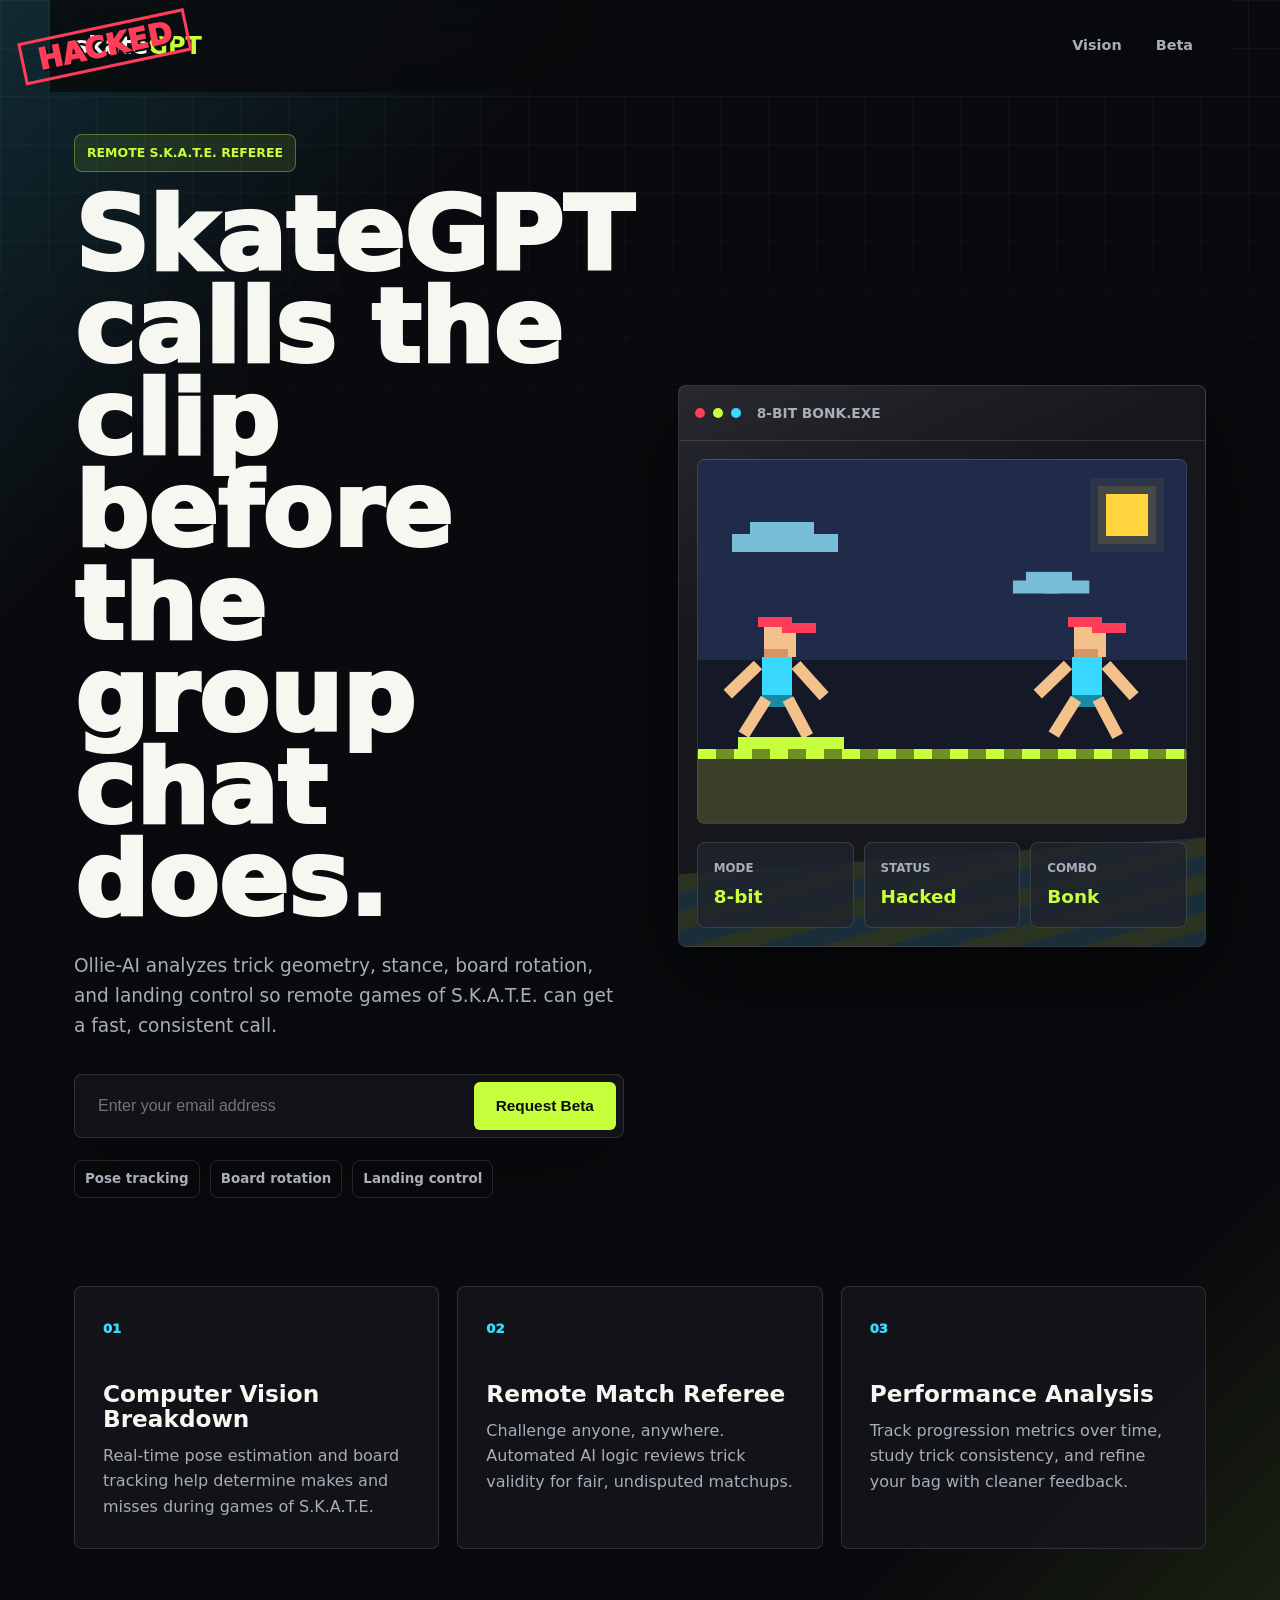
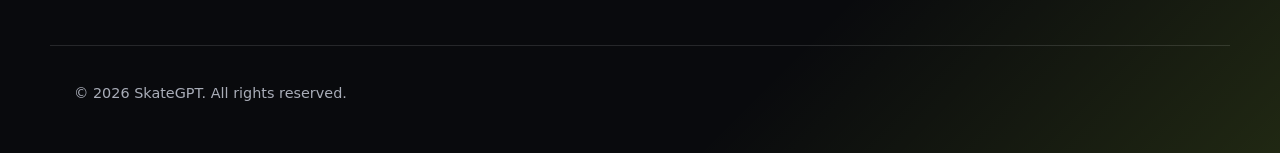
<file: frontend/index.html>
<!doctype html>
<html lang="en">
  <head>
    <meta charset="UTF-8" />
    <meta name="viewport" content="width=device-width, initial-scale=1.0" />
    <meta
      name="description"
      content="A skateboard-centric AI assistant and computer vision referee for remote games of S.K.A.T.E."
    />
    <link rel="stylesheet" href="css/styles.css" />
    <title>SkateGPT - Skateboard-centric AI</title>
  </head>

  <body>
    <header class="site-header">
      <div class="logo hacked-logo">
        <span class="brand-word">skate<span class="logo-gpt">GPT</span></span>
        <em>HACKED</em>
      </div>
      <nav aria-label="Primary navigation">
        <a href="#features">Vision</a>
        <a href="#beta">Beta</a>
      </nav>
    </header>

    <main>
      <section class="hero" id="beta">
        <div class="hero-copy">
          <p class="eyebrow">Remote S.K.A.T.E. referee</p>
          <h1>SkateGPT calls the clip before the group chat does.</h1>
          <p>
            Ollie-AI analyzes trick geometry, stance, board rotation, and
            landing control so remote games of S.K.A.T.E. can get a fast,
            consistent call.
          </p>

          <form
            class="cta-form"
            onsubmit="
              event.preventDefault();
              alert('Stoked to have you on board! We will notify you when the beta drops.');
            "
          >
            <label class="sr-only" for="email">Email address</label>
            <input
              id="email"
              type="email"
              placeholder="Enter your email address"
              required
            />
            <button type="submit">Request Beta</button>
          </form>

          <div class="hero-actions">
            <span>Pose tracking</span>
            <span>Board rotation</span>
            <span>Landing control</span>
          </div>
        </div>

        <div class="hero-visual" aria-label="8-bit SkateGPT hacked animation">
          <div class="review-card">
            <div class="review-topbar">
              <span></span>
              <span></span>
              <span></span>
              <strong>8-bit bonk.exe</strong>
            </div>
            <div class="pixel-stage">
              <div class="pixel-sun"></div>
              <div class="pixel-cloud cloud-one"></div>
              <div class="pixel-cloud cloud-two"></div>
              <div class="pixel-skater attacker">
                <span class="pixel-head"></span>
                <span class="pixel-cap"></span>
                <span class="pixel-body"></span>
                <span class="pixel-arm front-arm"></span>
                <span class="pixel-arm back-arm"></span>
                <span class="pixel-leg front-leg"></span>
                <span class="pixel-leg back-leg"></span>
                <span class="pixel-board weapon-board"></span>
              </div>
              <div class="pixel-skater bonked">
                <span class="pixel-head"></span>
                <span class="pixel-cap"></span>
                <span class="pixel-body"></span>
                <span class="pixel-arm front-arm"></span>
                <span class="pixel-arm back-arm"></span>
                <span class="pixel-leg front-leg"></span>
                <span class="pixel-leg back-leg"></span>
              </div>
              <div class="impact-burst" aria-hidden="true">
                <span>BONK</span>
                <i></i>
                <i></i>
                <i></i>
              </div>
            </div>
            <div class="callout-grid">
              <div>
                <span>Mode</span>
                <strong>8-bit</strong>
              </div>
              <div>
                <span>Status</span>
                <strong>Hacked</strong>
              </div>
              <div>
                <span>Combo</span>
                <strong>Bonk</strong>
              </div>
            </div>
          </div>
        </div>
      </section>

      <section class="features" id="features">
        <article class="feature-card">
          <span class="feature-index">01</span>
          <h3>Computer Vision Breakdown</h3>
          <p>
            Real-time pose estimation and board tracking help determine makes
            and misses during games of S.K.A.T.E.
          </p>
        </article>
        <article class="feature-card">
          <span class="feature-index">02</span>
          <h3>Remote Match Referee</h3>
          <p>
            Challenge anyone, anywhere. Automated AI logic reviews trick
            validity for fair, undisputed matchups.
          </p>
        </article>
        <article class="feature-card">
          <span class="feature-index">03</span>
          <h3>Performance Analysis</h3>
          <p>
            Track progression metrics over time, study trick consistency, and
            refine your bag with cleaner feedback.
          </p>
        </article>
      </section>
    </main>

    <footer>
      <p>&copy; 2026 SkateGPT. All rights reserved.</p>
    </footer>
  </body>
</html>
</file>
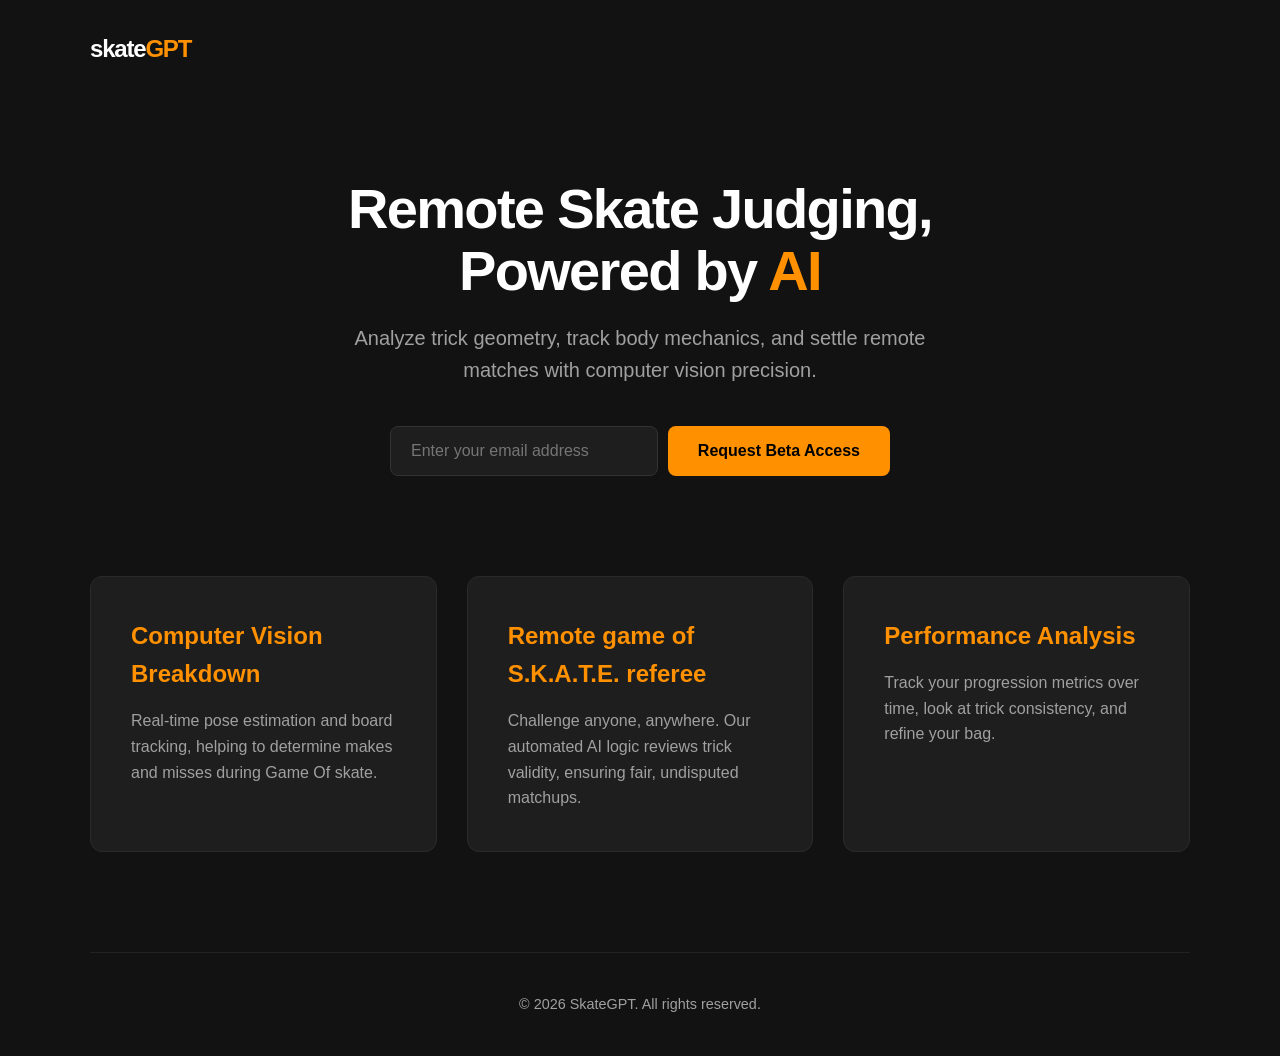
<file: html/index.html>
<!doctype html>
<html lang="en">
  <head>
    <meta charset="UTF-8" />
    <meta name="viewport" content="width=device-width, initial-scale=1.0" />
    <meta name="description" content="a skatebard-centric narrow Ai, zeroed in on skate stuff, and creating a computer vision referee for remote games of skate.">
    <link rel="stylesheet" href="css/styles.css">
    <title>SkateGPT - Skateboard-centric Ai</title>
  </head>

  <body>
    <header>
      <div class="logo">skate<span>GPT</span></div>
    </header>

    <section class="hero">
      <h1>Remote Skate Judging, Powered by <span>AI</span></h1>
      <p>
        Analyze trick geometry, track body mechanics, and settle remote matches
        with computer vision precision.
      </p>

      <form
        class="cta-form"
        onsubmit="
          event.preventDefault();
          alert(
            'Stoked to have you on board! We will notify you when the beta drops.',
          );
        "
      >
        <input type="email" placeholder="Enter your email address" required />
        <button type="submit">Request Beta Access</button>
      </form>
    </section>

    <section class="features">
      <div class="feature-card">
        <h3>Computer Vision Breakdown</h3>
        <p>
          Real-time pose estimation and board tracking, helping to determine makes and misses during Game Of skate.

        </p>
      </div>
      <div class="feature-card">
        <h3>Remote game of S.K.A.T.E. referee</h3>
        <p>
          Challenge anyone, anywhere. Our automated AI logic reviews trick
          validity, ensuring fair, undisputed matchups.
        </p>
      </div>
      <div class="feature-card">
        <h3>Performance Analysis</h3>
        <p>
          Track your progression metrics over time, look at trick consistency,
          and refine your bag.
        </p>
      </div>
    </section>

    <footer>
      <p>&copy; 2026 SkateGPT. All rights reserved.</p>
    </footer>
  </body>
</html>
</file>
<file: frontend/css/styles.css>
:root {
  --bg-color: #090a0d;
  --surface-color: #15171d;
  --surface-strong: #20242d;
  --accent-color: #c7ff3d;
  --accent-hot: #ff3d5a;
  --accent-blue: #39d8ff;
  --text-main: #f7f7f2;
  --text-muted: #a9adb8;
  --line-color: rgba(255, 255, 255, 0.12);
}

* {
  box-sizing: border-box;
  margin: 0;
  padding: 0;
}

html {
  scroll-behavior: smooth;
}

body {
  min-height: 100vh;
  overflow-x: hidden;
  font-family: Inter, ui-sans-serif, system-ui, -apple-system, BlinkMacSystemFont, "Segoe UI", Roboto, Helvetica, Arial, sans-serif;
  background: linear-gradient(135deg, rgba(57, 216, 255, 0.16), transparent 28rem), linear-gradient(315deg, rgba(199, 255, 61, 0.12), transparent 26rem), var(--bg-color);
  color: var(--text-main);
  line-height: 1.6;
}

body::before {
  position: fixed;
  inset: 0;
  z-index: -1;
  pointer-events: none;
  content: "";
  background-image: linear-gradient(rgba(255, 255, 255, 0.035) 1px, transparent 1px), linear-gradient(90deg, rgba(255, 255, 255, 0.035) 1px, transparent 1px);
  background-size: 48px 48px;
  -webkit-mask-image: linear-gradient(to bottom, #000 0%, transparent 78%);
          mask-image: linear-gradient(to bottom, #000 0%, transparent 78%);
}

a {
  color: inherit;
  text-decoration: none;
}

.site-header {
  position: sticky;
  top: 0;
  z-index: 10;
  display: flex;
  align-items: center;
  justify-content: space-between;
  max-width: 1180px;
  margin: 0 auto;
  padding: 24px;
  background: rgba(9, 10, 13, 0.82);
  -webkit-backdrop-filter: blur(18px);
          backdrop-filter: blur(18px);
}

.logo {
  position: relative;
  display: inline-flex;
  align-items: center;
  min-height: 44px;
  font-size: 1.5rem;
  font-weight: 900;
}

.logo-gpt {
  color: var(--accent-color);
}

.brand-word {
  position: relative;
  display: inline-block;
}

.hacked-logo em {
  position: absolute;
  left: 24%;
  top: 52%;
  padding: 4px 14px;
  border: 3px solid var(--accent-hot);
  color: var(--accent-hot);
  font-size: 1.84rem;
  font-style: normal;
  font-weight: 950;
  line-height: 1;
  text-shadow: 2px 2px 0 #0b0d0c;
  transform: translate(-50%, -50%) rotate(-12deg);
  animation: stamp-slam 1.8s steps(2) infinite;
}

nav {
  display: flex;
  gap: 8px;
}

nav a {
  padding: 8px 12px;
  border: 1px solid transparent;
  border-radius: 8px;
  color: var(--text-muted);
  font-size: 0.9rem;
  font-weight: 800;
}

nav a:hover {
  border-color: var(--line-color);
  color: var(--text-main);
}

.hero {
  display: grid;
  grid-template-columns: minmax(0, 1.02fr) minmax(340px, 0.98fr);
  align-items: center;
  gap: 54px;
  max-width: 1180px;
  min-height: calc(100vh - 88px);
  margin: 0 auto;
  padding: 42px 24px 88px;
}

.hero-copy {
  max-width: 690px;
}

.eyebrow {
  display: inline-flex;
  width: -moz-fit-content;
  width: fit-content;
  margin-bottom: 18px;
  padding: 8px 12px;
  border: 1px solid rgba(199, 255, 61, 0.34);
  border-radius: 8px;
  background: rgba(199, 255, 61, 0.1);
  color: var(--accent-color);
  font-size: 0.78rem;
  font-weight: 900;
  text-transform: uppercase;
}

.hero h1 {
  max-width: 12ch;
  margin-bottom: 24px;
  font-size: clamp(3rem, 8vw, 6.9rem);
  font-weight: 950;
  line-height: 0.9;
}

.hero p:not(.eyebrow) {
  max-width: 620px;
  margin-bottom: 34px;
  color: var(--text-muted);
  font-size: 1.16rem;
}

.cta-form {
  display: grid;
  grid-template-columns: minmax(0, 1fr) auto;
  gap: 10px;
  max-width: 560px;
  padding: 7px;
  border: 1px solid var(--line-color);
  border-radius: 8px;
  background: rgba(21, 23, 29, 0.82);
  box-shadow: 0 24px 80px rgba(0, 0, 0, 0.28);
}

.cta-form input[type=email] {
  min-width: 0;
  padding: 15px 16px;
  border: 0;
  border-radius: 6px;
  background: transparent;
  color: var(--text-main);
  font-size: 1rem;
  outline: none;
}

.cta-form input[type=email]:focus {
  box-shadow: inset 0 0 0 2px rgba(57, 216, 255, 0.62);
}

.cta-form button {
  min-width: 142px;
  padding: 14px 20px;
  border: 0;
  border-radius: 6px;
  background: var(--accent-color);
  color: #0b0d0c;
  font-size: 0.96rem;
  font-weight: 900;
  cursor: pointer;
  transition: transform 0.2s ease, box-shadow 0.2s ease;
}

.cta-form button:hover {
  transform: translateY(-2px);
  box-shadow: 0 14px 30px rgba(199, 255, 61, 0.22);
}

.hero-actions {
  display: flex;
  flex-wrap: wrap;
  gap: 10px;
  margin-top: 22px;
}

.hero-actions span {
  padding: 7px 10px;
  border: 1px solid var(--line-color);
  border-radius: 8px;
  color: var(--text-muted);
  font-size: 0.84rem;
  font-weight: 800;
}

.hero-visual {
  position: relative;
  min-height: 560px;
}

.review-card {
  position: relative;
  overflow: hidden;
  height: 100%;
  min-height: 560px;
  border: 1px solid var(--line-color);
  border-radius: 8px;
  background: linear-gradient(155deg, rgba(255, 255, 255, 0.08), transparent 32%), var(--surface-color);
  box-shadow: 0 28px 90px rgba(0, 0, 0, 0.44);
}

.review-card::after {
  position: absolute;
  inset: auto -20% -16% -20%;
  height: 180px;
  content: "";
  background: repeating-linear-gradient(-12deg, rgba(199, 255, 61, 0.12) 0 18px, rgba(57, 216, 255, 0.12) 18px 36px);
  transform: rotate(-4deg);
}

.review-topbar {
  display: flex;
  align-items: center;
  gap: 8px;
  padding: 16px;
  border-bottom: 1px solid var(--line-color);
  color: var(--text-muted);
}

.review-topbar span {
  width: 10px;
  height: 10px;
  border-radius: 50%;
  background: var(--accent-hot);
}

.review-topbar span:nth-child(2) {
  background: var(--accent-color);
}

.review-topbar span:nth-child(3) {
  margin-right: 8px;
  background: var(--accent-blue);
}

.review-topbar strong {
  font-size: 0.86rem;
  text-transform: uppercase;
}

.pixel-stage {
  position: relative;
  height: 365px;
  margin: 18px;
  overflow: hidden;
  border: 1px solid rgba(255, 255, 255, 0.1);
  border-radius: 8px;
  background: linear-gradient(to top, #393f28 0 72px, transparent 72px), linear-gradient(#202b4a 0 55%, #141827 55%);
  image-rendering: pixelated;
}

.pixel-stage::before {
  position: absolute;
  right: 0;
  bottom: 64px;
  left: 0;
  height: 10px;
  content: "";
  background: repeating-linear-gradient(90deg, #c7ff3d 0 18px, #708f24 18px 36px);
}

.pixel-sun,
.pixel-cloud,
.pixel-skater span,
.impact-burst i {
  position: absolute;
  display: block;
}

.pixel-sun {
  top: 34px;
  right: 38px;
  width: 42px;
  height: 42px;
  background: #ffd43d;
  box-shadow: 0 0 0 8px rgba(255, 212, 61, 0.12), 0 0 0 16px rgba(255, 212, 61, 0.06);
}

.pixel-cloud {
  width: 64px;
  height: 18px;
  background: #91e6ff;
  box-shadow: 18px -12px 0 #91e6ff, 42px 0 0 #91e6ff;
  opacity: 0.78;
}

.cloud-one {
  top: 74px;
  left: 34px;
}

.cloud-two {
  top: 118px;
  right: 118px;
  transform: scale(0.72);
}

.pixel-skater {
  position: absolute;
  bottom: 74px;
  width: 86px;
  height: 132px;
  image-rendering: pixelated;
}

.attacker {
  left: 34px;
  animation: attacker-roll 1.8s steps(6) infinite;
}

.bonked {
  right: 58px;
  animation: bonked-recoil 1.8s steps(4) infinite;
}

.pixel-head {
  top: 8px;
  left: 32px;
  width: 24px;
  height: 24px;
  background: #f3c28b;
  box-shadow: 0 8px 0 #d69567, 8px 8px 0 #f3c28b;
}

.pixel-cap {
  top: 0;
  left: 26px;
  width: 34px;
  height: 10px;
  background: var(--accent-hot);
  box-shadow: 24px 6px 0 var(--accent-hot);
}

.pixel-body {
  top: 40px;
  left: 30px;
  width: 30px;
  height: 38px;
  background: var(--accent-blue);
  box-shadow: 0 12px 0 #178ba5;
}

.pixel-arm {
  top: 48px;
  width: 12px;
  height: 42px;
  background: #f3c28b;
  transform-origin: top center;
}

.front-arm {
  left: 58px;
  transform: rotate(-42deg);
}

.back-arm {
  left: 20px;
  transform: rotate(46deg);
}

.attacker .front-arm {
  animation: swing-arm 1.8s steps(4) infinite;
}

.pixel-leg {
  top: 82px;
  width: 12px;
  height: 42px;
  background: #f3c28b;
  transform-origin: top center;
}

.front-leg {
  left: 50px;
  transform: rotate(-28deg);
}

.back-leg {
  left: 28px;
  transform: rotate(32deg);
}

.pixel-board {
  height: 12px;
  background: var(--text-main);
}

.weapon-board {
  top: 120px;
  left: 6px;
  width: 106px;
  background: var(--accent-color);
  transform-origin: 8px center;
  animation: board-smack 1.8s steps(4) infinite;
}

.impact-burst {
  position: absolute;
  top: 122px;
  right: 91px;
  width: 100px;
  height: 72px;
  opacity: 0;
  animation: impact-pop 1.8s steps(2) infinite;
}

.impact-burst span {
  position: absolute;
  top: -12px;
  left: -16px;
  padding: 4px 8px;
  background: var(--accent-hot);
  color: #fff;
  font-size: 0.9rem;
  font-weight: 950;
  text-shadow: 2px 2px 0 #0b0d0c;
  transform: rotate(-9deg);
}

.impact-burst i {
  width: 14px;
  height: 14px;
  background: #ffd43d;
}

.impact-burst i:nth-child(2) {
  top: 30px;
  left: 18px;
}

.impact-burst i:nth-child(3) {
  top: 6px;
  left: 50px;
}

.impact-burst i:nth-child(4) {
  top: 42px;
  left: 66px;
}

@keyframes attacker-roll {
  0%, 18% {
    transform: translateX(0);
  }
  44%, 100% {
    transform: translateX(160px);
  }
}
@keyframes swing-arm {
  0%, 50% {
    transform: rotate(-116deg);
  }
  56%, 62% {
    transform: rotate(-38deg);
  }
  72%, 100% {
    transform: rotate(-116deg);
  }
}
@keyframes board-smack {
  0%, 38% {
    transform: translate(0, 0) rotate(0);
  }
  46%, 50% {
    transform: translate(52px, -104px) rotate(-96deg);
  }
  56%, 62% {
    transform: translate(92px, -106px) rotate(2deg);
  }
  72%, 100% {
    transform: translate(0, 0) rotate(0);
  }
}
@keyframes bonked-recoil {
  0%, 48% {
    transform: translateY(0) rotate(0);
  }
  56%, 72% {
    transform: translateY(12px) rotate(7deg);
  }
  100% {
    transform: translateY(0) rotate(0);
  }
}
@keyframes impact-pop {
  0%, 48% {
    opacity: 0;
    transform: scale(0.7);
  }
  54%, 66% {
    opacity: 1;
    transform: scale(1);
  }
  78%, 100% {
    opacity: 0;
    transform: scale(0.7);
  }
}
@keyframes stamp-slam {
  0%, 38% {
    transform: translate(-12%, -48%) rotate(-12deg) scale(1);
  }
  44%, 58% {
    transform: translate(-12%, -48%) rotate(-12deg) scale(1.14);
  }
  70%, 100% {
    transform: translate(-12%, -48%) rotate(-12deg) scale(1);
  }
}

.callout-grid {
  position: relative;
  z-index: 1;
  display: grid;
  grid-template-columns: repeat(3, 1fr);
  gap: 10px;
  padding: 0 18px 18px;
}

.callout-grid div {
  padding: 16px;
  border: 1px solid var(--line-color);
  border-radius: 8px;
  background: rgba(32, 36, 45, 0.82);
}

.callout-grid span {
  display: block;
  color: var(--text-muted);
  font-size: 0.74rem;
  font-weight: 800;
  text-transform: uppercase;
}

.callout-grid strong {
  display: block;
  margin-top: 4px;
  color: var(--accent-color);
  font-size: 1.15rem;
}

.features {
  display: grid;
  grid-template-columns: repeat(3, minmax(0, 1fr));
  gap: 18px;
  max-width: 1180px;
  margin: 0 auto 96px;
  padding: 0 24px;
}

.feature-card {
  min-height: 260px;
  padding: 28px;
  border: 1px solid var(--line-color);
  border-radius: 8px;
  background: rgba(21, 23, 29, 0.82);
}

.feature-index {
  display: inline-flex;
  margin-bottom: 42px;
  color: var(--accent-blue);
  font-size: 0.82rem;
  font-weight: 950;
}

.feature-card h3 {
  margin-bottom: 12px;
  font-size: 1.45rem;
  line-height: 1.08;
}

.feature-card p {
  color: var(--text-muted);
}

footer {
  max-width: 1180px;
  margin: 0 auto;
  padding: 36px 24px 48px;
  border-top: 1px solid var(--line-color);
  color: var(--text-muted);
  font-size: 0.9rem;
}

.sr-only {
  position: absolute;
  width: 1px;
  height: 1px;
  padding: 0;
  overflow: hidden;
  clip: rect(0, 0, 0, 0);
  white-space: nowrap;
  border: 0;
}

@media (max-width: 920px) {
  .hero {
    grid-template-columns: 1fr;
    min-height: auto;
    padding-top: 36px;
  }
  .hero h1 {
    max-width: 11ch;
  }
  .hero-visual {
    min-height: 480px;
  }
  .review-card {
    min-height: 480px;
  }
  .features {
    grid-template-columns: 1fr;
  }
}
@media (max-width: 600px) {
  .site-header {
    padding: 18px;
  }
  nav {
    display: none;
  }
  .hero {
    gap: 34px;
    padding: 26px 18px 64px;
  }
  .hero h1 {
    font-size: 3.2rem;
  }
  .cta-form {
    grid-template-columns: 1fr;
  }
  .hero-visual,
  .review-card {
    min-height: 430px;
  }
  .pixel-stage {
    height: 270px;
    margin: 12px;
  }
  .pixel-cloud {
    transform: scale(0.72);
  }
  .cloud-two {
    display: none;
  }
  .pixel-skater {
    bottom: 72px;
    scale: 0.78;
    transform-origin: bottom left;
  }
  .attacker {
    left: -2px;
  }
  .bonked {
    right: 8px;
  }
  .impact-burst {
    top: 98px;
    right: 46px;
  }
  .callout-grid {
    grid-template-columns: 1fr;
    padding: 0 12px 12px;
  }
  .features {
    padding: 0 18px;
  }
}
</file>
<file: html/css/styles.css>
:root {
  --bg-color: #121212;
  --surface-color: #1e1e1e;
  --accent-color: #ff9100;
  --text-main: #ffffff;
  --text-muted: #a0a0a0;
}

* {
  box-sizing: border-box;
  margin: 0;
  padding: 0;
}

body {
  font-family: -apple-system, BlinkMacSystemFont, "Segoe UI", Roboto, Helvetica, Arial, sans-serif;
  background-color: var(--bg-color);
  color: var(--text-main);
  line-height: 1.6;
  padding: 0 20px;
}

header {
  max-width: 1100px;
  margin: 0 auto;
  padding: 30px 0;
  display: flex;
  justify-content: space-between;
  align-items: center;
}

.logo {
  font-size: 1.5rem;
  font-weight: 800;
  letter-spacing: -0.05em;
}

.logo span {
  color: var(--accent-color);
}

.hero {
  max-width: 800px;
  margin: 80px auto;
  text-align: center;
}

.hero h1 {
  font-size: 3.5rem;
  font-weight: 800;
  line-height: 1.1;
  margin-bottom: 20px;
  letter-spacing: -0.03em;
}

.hero h1 span {
  color: var(--accent-color);
}

.hero p {
  font-size: 1.25rem;
  color: var(--text-muted);
  margin-bottom: 40px;
  max-width: 600px;
  margin-left: auto;
  margin-right: auto;
}

.cta-form {
  display: flex;
  justify-content: center;
  gap: 10px;
  max-width: 500px;
  margin: 0 auto;
}

.cta-form input[type=email] {
  flex: 1;
  padding: 15px 20px;
  border-radius: 8px;
  border: 1px solid #333;
  background-color: var(--surface-color);
  color: var(--text-main);
  font-size: 1rem;
  outline: none;
}

.cta-form input[type=email]:focus {
  border-color: var(--accent-color);
}

.cta-form button {
  padding: 15px 30px;
  background-color: var(--accent-color);
  color: #000;
  border: none;
  border-radius: 8px;
  font-size: 1rem;
  font-weight: 700;
  cursor: pointer;
  transition: opacity 0.2s;
}

.cta-form button:hover {
  opacity: 0.9;
}

.features {
  max-width: 1100px;
  margin: 100px auto;
  display: grid;
  grid-template-columns: repeat(auto-fit, minmax(300px, 15fr));
  gap: 30px;
}

.feature-card {
  background-color: var(--surface-color);
  padding: 40px;
  border-radius: 12px;
  border: 1px solid #2a2a2a;
}

.feature-card h3 {
  font-size: 1.5rem;
  margin-bottom: 15px;
  color: var(--accent-color);
}

.feature-card p {
  color: var(--text-muted);
}

footer {
  text-align: center;
  padding: 40px 0;
  color: var(--text-muted);
  font-size: 0.9rem;
  border-top: 1px solid #222;
  max-width: 1100px;
  margin: 0 auto;
}

@media (max-width: 600px) {
  .hero h1 {
    font-size: 2.5rem;
  }
  .cta-form {
    flex-direction: column;
  }
}

/*# sourceMappingURL=styles.css.map */
</file>
